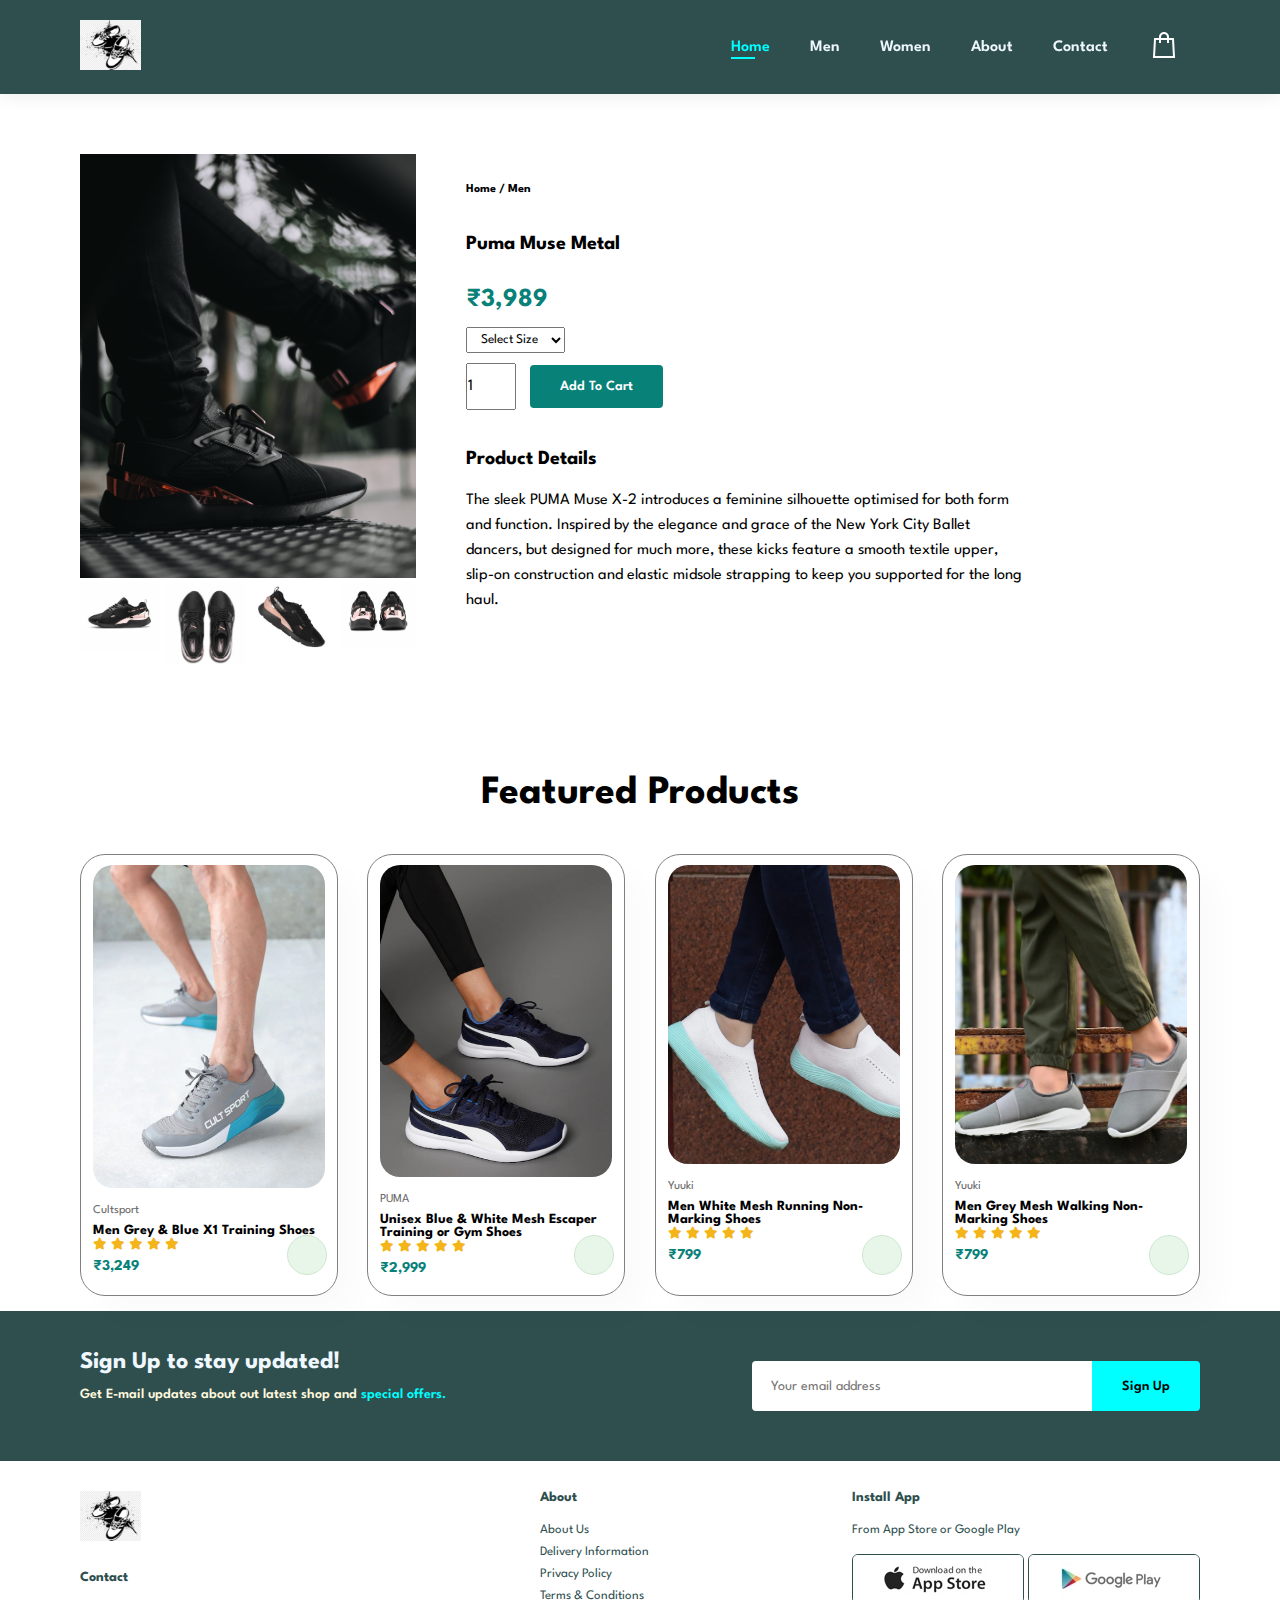
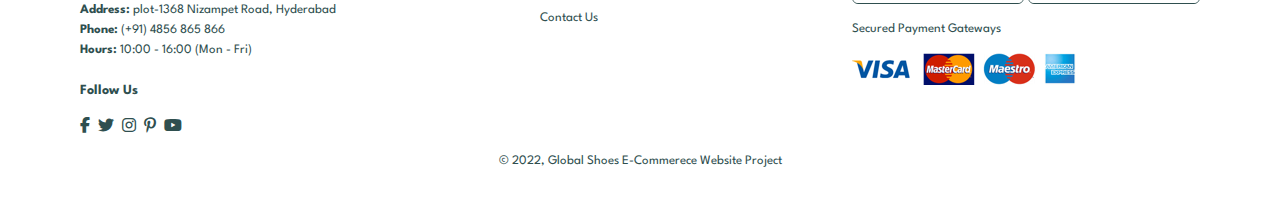
<file: sproduct0.html>
<!DOCTYPE html>
<html lang="en">
<head>
    <meta charset="UTF-8">
    <meta http-equiv="X-UA-Compatible" content="IE=edge">
    <meta name="viewport" content="width=device-width, initial-scale=1.0">
    <title>E-Commerce Website</title>
    <link rel="stylesheet" href="https://cdnjs.cloudflare.com/ajax/libs/font-awesome/6.1.1/css/all.min.css" referrerpolicy="no-referrer" />
    <link rel="stylesheet" href="style.css">
</head>
<body>

    <section id = "header">
            <a href="#"><img src = "img/logo.png" class="logo" alt = ""></a>

            <div>
                <ul id = "navbar">
                    <li><a class = "active" href = "index.html">Home</a></li>
                    <li><a href = "men.html">Men</a></li>
                    <li><a href = "women.html">Women</a></li>
                     
                    <li><a href = "about.html">About</a></li>
                    <li><a href = "contact.html">Contact</a></li>
                    <li><a href = "cart.html"><img src="img/bag.png"></a></li>
                </ul>
            </div>
    </section>

    <section id = "prodetails" class="section-p1">
        <div class="single-pro-image">
            <img src = "img/men_shoes/product1.JPG" width="100%" id="MainImg" alt="">

            <div class="small-img-group">
                <div class="small-img-col">
                    <img src = "img/men_shoes/product11.png" width="100%" class="small-img" alt="">
                </div>
                <div class="small-img-col">
                    <img src = "img/men_shoes/product12.png" width="100%" class="small-img" alt="">
                </div>
                <div class="small-img-col">
                    <img src = "img/men_shoes/product13.png" width="100%" class="small-img" alt="">
                </div>
                <div class="small-img-col">
                    <img src = "img/men_shoes/product14.png" width="100%" class="small-img" alt="">
                </div>
            </div>
        </div>

        <div class="single-pro-details">
            <h6>Home / Men</h6>
            <h4>Puma Muse Metal</h4>
            <h2>₹3,989</h2>
            <select>
                <option>Select Size</option>
                <option>3</option>
                <option>4</option>
                <option>5</option>
                <option>6</option>
                <option>7</option>
                <option>8</option>
            </select>
            <input type="number" value="1">
            <button class="normal">Add To Cart</button>
            <h4>Product Details</h4>
            <span>The sleek PUMA Muse X-2 introduces a feminine silhouette optimised for both form and function.
                Inspired by the elegance and grace of the New York City Ballet dancers, but designed for much more,
                these kicks feature a smooth textile upper, slip-on construction and elastic midsole strapping to keep
                you supported for the long haul.</span>
        </div>
    </section>

    <section id = "product-1" class = "section-p1">
        <h3>Featured Products</h3>
        <div class="pro-container">
            <div class = "pro">
                <img src = "img/men_shoes/product5.png" alt = "">
                <div class = "des">
                    <span>Cultsport</span>
                    <h5>Men Grey & Blue X1 Training Shoes</h5>
                    <div class = "star">
                        <i class = "fas fa-star"></i>
                        <i class = "fas fa-star"></i>
                        <i class = "fas fa-star"></i>
                        <i class = "fas fa-star"></i>
                        <i class = "fas fa-star"></i>
                    </div>
                    <h4>₹3,249</h4>
                </div>
                <a href = "#"><i class = "fal fa-shopping-cart cart"></i></a>
            </div>
            <div class = "pro">
                <img src = "img/men_shoes/product6.png" alt = "">
                <div class = "des">
                    <span>PUMA</span>
                    <h5>Unisex Blue & White Mesh Escaper Training or Gym Shoes</h5>
                    <div class = "star">
                        <i class = "fas fa-star"></i>
                        <i class = "fas fa-star"></i>
                        <i class = "fas fa-star"></i>
                        <i class = "fas fa-star"></i>
                        <i class = "fas fa-star"></i>
                    </div>
                    <h4>₹2,999</h4>
                </div>
                <a href = "#"><i class = "fal fa-shopping-cart cart"></i></a>
            </div>
            <div class = "pro">
                <img src = "img/men_shoes/product7.png" alt = "">
                <div class = "des">
                    <span>Yuuki</span>
                    <h5>Men White Mesh Running Non-Marking Shoes</h5>
                    <div class = "star">
                        <i class = "fas fa-star"></i>
                        <i class = "fas fa-star"></i>
                        <i class = "fas fa-star"></i>
                        <i class = "fas fa-star"></i>
                        <i class = "fas fa-star"></i>
                    </div>
                    <h4>₹799</h4>
                </div>
                <a href = "#"><i class = "fal fa-shopping-cart cart"></i></a>
            </div>
            <div class = "pro">
                <img src = "img/men_shoes/product8.png" alt = "">
                <div class = "des">
                    <span>Yuuki</span>
                    <h5>Men Grey Mesh Walking Non-Marking Shoes</h5>
                    <div class = "star">
                        <i class = "fas fa-star"></i>
                        <i class = "fas fa-star"></i>
                        <i class = "fas fa-star"></i>
                        <i class = "fas fa-star"></i>
                        <i class = "fas fa-star"></i>
                    </div>
                    <h4>₹799</h4>
                </div>
                <a href = "#"><i class = "fal fa-shopping-cart cart"></i></a>
            </div>
        </div>
    </section>

    <section id = "newsletter" class = "section-p1 section-m1">
        <div class = "newstext">
                <h4>Sign Up to stay updated!</h4>
                <p>Get E-mail updates about out latest shop and <span>special offers.</span></p>
        </div>
        <div class = "form">
            <input type = "text" placeholder= "Your email address">
            <button class= "normal">Sign Up</button>
        </div>
    </section>

    <footer class = "section-p1">
        <div class="col">
            <img class="logo" src="img/logo.png" alt="">
            <h4>Contact</h4>
            <p><strong>Address:</strong> plot-1368 Nizampet Road, Hyderabad</p>
            <p><strong>Phone:</strong> (+91) 4856 865 866 </p>
            <p><strong>Hours:</strong> 10:00 - 16:00 (Mon - Fri)</p>
            <div class = "follow">
                <h4>Follow Us</h4>
                <div class = "icon">
                    <i class = "fab fa-facebook-f"></i>
                    <i class = "fab fa-twitter"></i>
                    <i class = "fab fa-instagram"></i>
                    <i class = "fab fa-pinterest-p"></i>
                    <i class = "fab fa-youtube"></i>
                </div>
            </div>
        </div>

        <div class="col install">
            <h4>About</h4>
            <a href="#">About Us</a>
            <a href="#">Delivery Information</a>
            <a href="#">Privacy Policy</a>
            <a href="#">Terms & Conditions</a>
            <a href="#">Contact Us</a>
        </div>

        <div class="col install">
            <h4>Install App</h4>
            <p>From App Store or Google Play</p>
            <div class = "row">
                <img src="img/pay/app.jpg" alt = "">
                <img src="img/pay/play.jpg" alt = "">
            </div>
            <p>Secured Payment Gateways</p>
            <img src="img/pay/pay.png" alt = "">
        </div>

        <div class="copyright">
            <p>© 2022, Global Shoes  E-Commerece Website Project</p>
        </div>
    </footer>
</file>
<file: style.css>
@import url('https://fonts.googleapis.com/css2?family=Spartan:wght@100;200;300;400;500;600;700;800;900&display=swap');
*{
    margin: 0;
    padding: 0;    
    box-sizing: border-box;
    font-family: 'Spartan', sans-serif;
}
h1{
    font-size: 50px;
    line-height: 64px;
    color: aliceblue;
}  

h2 { 
    font-size: 46px;
    line-height: 54px;
    color: aliceblue;
}

h3{
    font-size: 40px;
    line-height: 50px;
    color: black;
}

h4 {  
    font-size: 20px;
    color: aliceblue;
}

h5{
    font-size: 20px;
    color: black;
}
        
h6 { 
    font-weight: 700;
    font-size: 12px; 
}
        
p {
    font-size: 16px;
    color: aqua;
    margin: 15px 0 20px 0;
}

.section-p1 { 
    padding: 40px 80px;
}

.section-m1 {
    margin:-40px 0;
}

button.normal{
    font-size: 14px;
    font-weight: 600;
    padding: 15px 30px;
    color: black;
    background-color: white;
    border-radius: 4px;
    cursor: pointer;
    border: none;
    outline: none;
    transition: 0.2s;
}
    
body {  
    width: 100%;
}

/* Header Start */
#header {
    display: flex;
    align-items: center;
    justify-content: space-between;
    padding: 20px 80px;
    background-color: darkslategrey;
    box-shadow: 0 5px 15px rgba(0, 0, 0, 0.06);
    z-index: 999;
    position: sticky;
    top: 0;
    left: 0;
}

#navbar{
    display: flex;
    align-items: center;
    justify-content: center;
}

#navbar li{
    list-style: none;
    padding:  0 20px;
    position: relative;
}


#navbar li a{
    text-decoration: none;
    font-size: 16px;
    font-weight: 600;
    color: aliceblue;
    transition: 0.3s ease;
}

#navbar li a:hover, 
#navbar li a.active{
    color:aqua;
}

/* Pseudo classes after and before*/
#navbar li a.active::after,
#navbar li a:hover::after{
    content: "";
    width: 30%;
    height: 2px;
    background-color: aqua;
    position: absolute;
    bottom: -4px;
    left: 20px;
}


/* Home page */
#hero{
    background-image: linear-gradient(rgba(0,0,0,0.7), rgba(0,0,0,0.7)), url("img/background_1.JPG");
    height: 100vh;
    width: 100%;
    background-size: cover;
    background-position: top 25% right 0%;
    padding: 0 80px;
    display: flex;
    flex-direction: column;
    align-items: flex-start;
    justify-content: center;
}

#hero h4{
    padding-bottom: 15px;
}

#hero h1{
    color: aqua;
}

#hero button{
    background-image: url("img/button.png");
    background-color: white;
    color: black;
    border: 2px solid;
    border-radius: 20;
    padding: 10px 80px 10px 65px;
    background-repeat: no-repeat;
    cursor: pointer;
    font-weight: 700;
    font-size: 15px;
}

/*#BrandsSection{
    background-color: linear-gradient(rgba(0,0,0,0.7), rgba(0,0,0,0.7));
    height: 100vh;
    width: 100%;
    display: flex;
    margin-top: 20px;
}

#BrandsSection img{
    height: 20%;
    margin-right: 20px;

}*/

#BrandsSection .brand-images{
    display: flex;
    justify-content: space-between;
}



/*#menSection{
    background-image: linear-gradient(rgba(0,0,0,0.7), rgba(0,0,0,0.7));
    height: 120vh;
    width: 100%;
    background-size: cover;
    background-position: top 25% right 0%;
    padding: 0 80px;
    display: flex;
    flex-direction: column;
    align-items: flex-end;
    justify-content: center;
}
#menSection h4{
    padding-bottom: 15px;
}

#menSection h1{
    color: aqua;
}

#menSection button{
    background-image: url("img/button.png");
    background-color: white;
    color: black;
    border: 2px solid;
    border-radius: 20;
    padding: 10px 80px 10px 65px;
    background-repeat: no-repeat;
    cursor: pointer;
    font-weight: 700;
    font-size: 15px;
}

#womenSection{
    background-image:linear-gradient(rgba(0,0,0,0.7), rgba(0,0,0,0.7));
    height: 120vh;
    width: 100%;
    background-size: cover;
    background-position: top 25% right 0%;
    padding: 0 80px;
    display: flex;
    flex-direction: column;
    align-items: flex-start;
    justify-content: center;
}
#womenSection h4{
    padding-bottom: 15px;
}

#womenSection h1{
    color: aqua;
}

#womenSection button{
    background-image: url("img/button.png");
    background-color: white;
    color:black;
    border: 2px solid;
    border-radius: 20;
    padding: 10px 80px 10px 65px;
    background-repeat: no-repeat;
    cursor: pointer;
    font-weight: 700;
    font-size: 15px;
}*/

#newsletter{
    display:flex ;
    justify-content: space-between;
    flex-wrap: wrap;
    align-items: center;
    background-image: url('');
    background-repeat: no-repeat;
    background-position: 20% 30%;
    background-color: darkslategrey;
}

#newsletter h4{
    font-size: 24px;
    font-weight: 700;
    color: aliceblue;
}

#newsletter p{
    font-size: 14px;
    font-weight: 600;
    color: cornsilk;
}

#newsletter p span{
    color:aqua;
}

#newsletter .form{
    display: flex;
    width: 40%;
}

#newsletter input{
    height: 3.125rem;
    padding: 0 1.25em;
    font-size: 14px;
    width: 100%;
    border: 1px solid transparent;
    border-radius: 4px;
    outline: none;
    border-top-right-radius: 0;
    border-bottom-right-radius: 0;
}

#newsletter button{
    background-color: aqua;
    color:black;
    white-space: nowrap;
    border-top-left-radius: 0;
    border-bottom-left-radius: 0;
}

footer{
    display: flex;
    flex-wrap: wrap;
    justify-content: space-between;
    margin-top: 30px;
}

footer .col{
    display: flex;
    flex-direction: column;
    align-items: flex-start;
    margin-bottom: 20px;
}

footer .logo{
    margin-bottom: 30px;
}

footer h4{
    font-size: 14px;
    padding-bottom: 20px;
    color:darkslategrey;
}

footer p{
    font-size: 13px;
    color:darkslategrey;
    margin: 0 0 8px 0;
}

footer a{
    font-size: 13px;
    text-decoration: none;
    color:darkslategrey;
    margin-bottom: 10px;
}

footer .follow{
    margin-top: 20px;
}

footer .follow i{
    color: darkslategrey;
    padding-right: 4px;
    cursor: pointer;
}

footer .install .row img{
    border: 1px solid darkslategrey;
    border-radius: 6px;
}

footer .install img{
    margin: 10px 0px 15px 0px;
}

footer .follow i:hover,
footer a:hover{
    color:black;
}

footer .copyright{
    width: 100%;
    text-align: center;
}


/* Men Page and Women Page */

#product-1{
    text-align: center;   
    margin-top: 20px;
}

#product-1 .pro-container{
    display: flex;
    justify-content: space-between;
    padding-top: 20px;
    flex-wrap: wrap;
}

#product-1 .pro{
    width: 23%;
    min-width: 250px;
    padding: 10px 12px;
    border: 1px solid gray; 
    border-radius: 25px;
    cursor: pointer;
    box-shadow: 20px 20px 30px rgba(0,0,0,0.02);
    margin: 15px 0;
    transition: 0.2s ease;
    position: relative;
}

#product-1 .pro img{
    width: 100%;
    border-radius: 20px;
}

#product-1 .pro:hover{
    box-shadow: 20px 20px 30px rgba(0,0,0,0.7);
}

#product-1 .pro .des{
    text-align: start;
    padding: 10px 0;
}

#product-1 .pro .des span{
    color:dimgray;
    font-size: 12px;
}

#product-1 .pro .des h5{
    padding-top: 7px;
    color:black;
    font-size: 14px;
}

#product-1 .pro .des i{
    font-size: 12px;
    color: rgb(243, 181, 25);
}

#product-1 .pro .des h4{
    padding-top: 7px;
    font-size: 15px;
    font-weight: 700;
    color: #088178;
}

#product-1 .pro .cart{
    width: 40px;
    height: 40px;
    line-height: 40px;
    border-radius: 50px;
    background-color: #e8f6ea;
    font-weight: 500;
    color: #088178;
    border: 1px solid #cce7d0;
    position: absolute;
    bottom: 20px;
    right: 10px;
}

#banner-1{
    display: flex;
    flex-direction: column;
    justify-content: center;
    align-items: center;
    text-align: center;
    background-image: url("img/banner1.jpeg");
    width: 100%;
    height: 40vh;
    background-size: cover;
    background-position: center;
}

#banner-1 h4{
    color: rgb(6, 6, 0);
    font-size: 16px;
}

#banner-1 h2{
    color: rgb(6, 6, 0);
    font-size: 30px;
    padding: 10px 0;
}

#banner-1 h2 span{
    color: #ef3636;
}

#banner-1 button:hover{
    background-color: black;
    color: white;
}

#banner-2{
    display: flex;
    flex-direction: column;
    justify-content: center;
    align-items: center;
    text-align: center;
    background-image: url("img/banner2.jpeg");
    width: 100%;
    height: 40vh;
    background-size: cover;
    background-position: center;
}

#banner-2 h4{
    color: rgb(6, 6, 0);
    font-size: 16px;
}

#banner-2 h2{
    color: rgb(6, 6, 0);
    font-size: 30px;
    padding: 10px 0;
}

#banner-2 h2 span{
    color: #ef3636;
}

#banner-2 button:hover{
    background-color: black;
    color: white;
}

#pagenation{
    text-align: center;
    margin-bottom: 40px;
}

#pagenation a{
    text-decoration: none;
    background-color: #088178;
    padding: 15px 20px;
    border-radius: 4px;
    color: white;
    font-weight: 600;
}

#pagenation a i{
    font-size: 16px;
    font-weight: 600;
}


/* Single page */
#prodetails{
    display: flex;
    margin-top: 20px;
}

#prodetails .single-pro-image{
    width: 30%;
    margin-right: 50px;
}

.small-img-group{
    display: flex;
    justify-content: space-between;
}

.small-img-col{
    flex-basis: 24%;
    cursor: pointer;
}

#prodetails .single-pro-details{
    width: 50%;
    padding-top: 30px;
}

#prodetails .single-pro-details h4{
    padding: 40px 0 20px 0;
    color: black;
}

#prodetails .single-pro-details h2{
    font-size: 26px;
    color: #088178;
}

#prodetails .single-pro-details select{
    display: block;
    padding: 5px 10px;
    margin-bottom: 10px;
}

#prodetails .single-pro-details input{
    width: 50px;
    height: 47px;
    padding-left: left;
    font-size: 16px;
    margin-right: 10px;
}

#prodetails .single-pro-details input:focus{
    outline: none;
}

#prodetails .single-pro-details button{
    background-color: #088178;
    color: white;
}

#prodetails .single-pro-details span{
    line-height: 25px;
}

/* contact page */
#banner-3{
    display: flex;
    flex-direction: column;
    justify-content: center;
    align-items: center;
    text-align: center;
    background-image: linear-gradient(rgba(0,0,0,0.7), rgba(0,0,0,0.7)), url("img/banner2.jpeg");
    width: 100%;
    height: 40vh;
    background-size: cover;
    background-position: center;
}
/*
#banner-3{
    text-align: left;
    background:linear-gradient(rgba(0,0,0,0.7), rgba(0,0,0,0.7));
}
*/
#contact-details{
    display: flex;
    align-items: center;
    justify-content: space-between;
}

#contact-details .details{
    width: 40%;
}

#contact-details .details.span,
#form-details form span {
    font-size: 20px;
}

#contact-details .details h2,
#form-details form h2{
    font-size: 26px;
    line-height: 35px;
    padding: 20px 0;
    color: black;
}

#contact-details  .details h3{
    font-size: 16px;
     padding-bottom: 15px;
}
#contact-details  .details li{
    list-style: none;
    display: flex;
    padding: 10px 0;
}
#contact-details  .details li i{
    font-size: 14px;
    padding-right: 22px;
}
#contact-details  .details li p{
    margin: 0;
    font-size: 14px;
    color:#088178
}
#contact-details  .map{
    width: 55%;
    height: 400px;
    margin-top: 30px;
}
#contact-details  .map iframe{
    width: 100%;
    height: 100%;
}
#form-details{
    display: flex;
    justify-content: center;
    margin: 30px;
    padding: 80px;
    border: 1px solid #e1e1e1;
}
#form-details form{
    width: 65%;
    display: flex;
    flex-direction: column;
    align-items: center;
}
#form-details form input,
#form-details form textarea{
    width: 100%;
    padding: 12px 15px;
    outline: none;
    margin-bottom: 20px;
    border: 1px solid #e1e1e1;
}
#form-details form button{
    background-color: #088178;
    color: #fff;
}


/*About page*/
#page-header.about-header{
    background-image: linear-gradient(rgba(0,0,0,0.7), rgba(0,0,0,0.7)),url("img/banner.png");
    display: flex;
    background-position: center;
    width: 100%;
    height: 30vh;
    padding-top: 30px;
    justify-content: center;
   

}

#about-head{
    display: flex;
    align-items: top;
}

#about-head img{
    width:50%;
    height:40%;
}
#about-head div{
    padding-left: 40px;
}

#about-head h2{
    color: black;
}

#about-app{
    text-align: center;
    
}

#about-app h2{
    color: black;
}
 
#about-head p{
    color:rgb(46, 20, 20)
}
</file>
